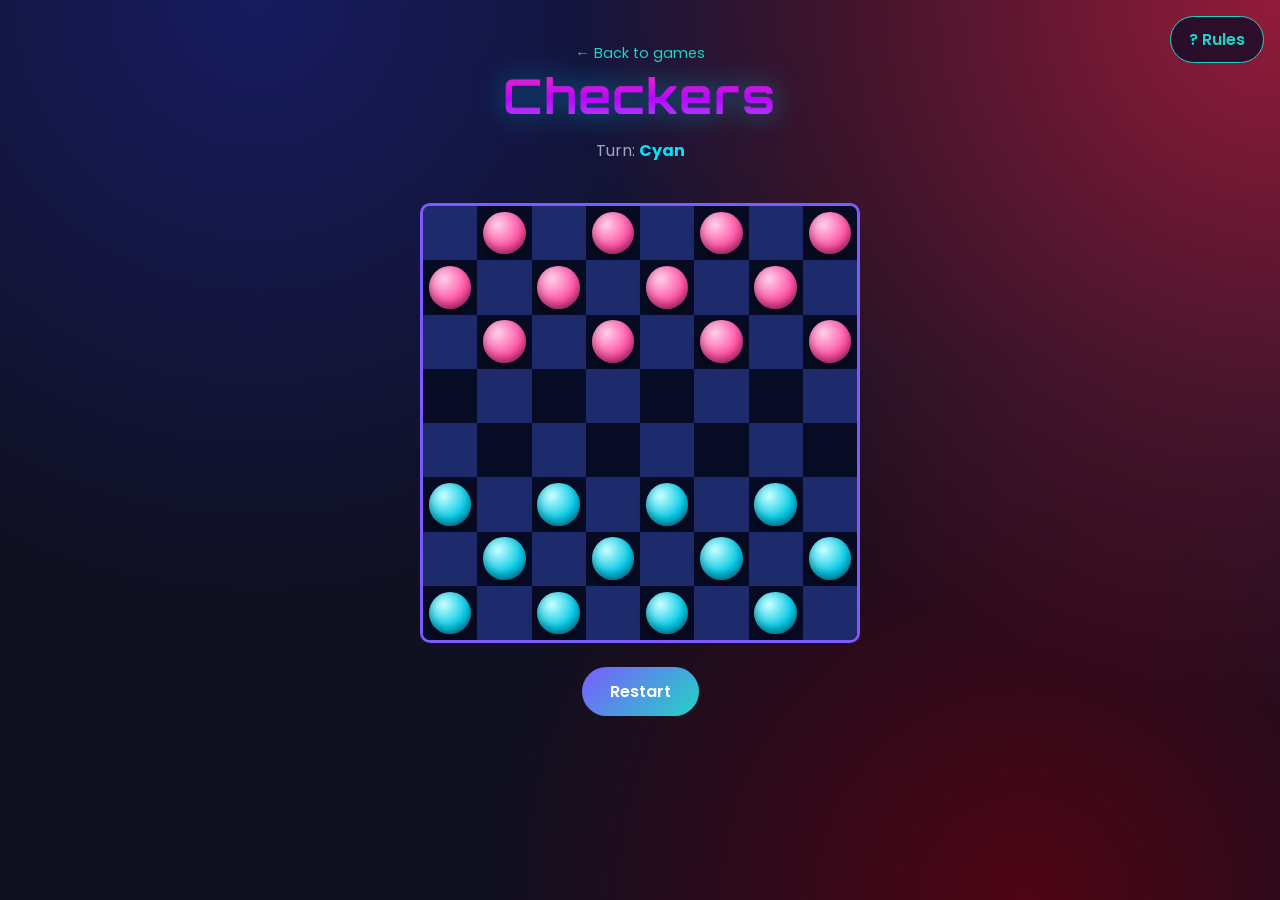
<file: checkers.html>
<!DOCTYPE html>
<html lang="en">
<head>
  <meta charset="UTF-8">
  <meta name="viewport" content="width=device-width, initial-scale=1.0">
  <title>Checkers | MindArena</title>
  <link rel="icon" type="image/svg+xml" href="favicon.svg">
  <link href="https://fonts.googleapis.com/css2?family=Poppins:wght@400;600;700&display=swap" rel="stylesheet">
  <link rel="stylesheet" href="style.css">
</head>
<body data-game="checkers">
  <header>
    <a class="back" href="index.html">← Back to games</a>
    <h1>Check<span>ers</span></h1>
    <p class="stats">Turn: <strong id="turn" class="turn-a">Cyan</strong></p>
  </header>

  <div class="checkers" id="checkers"></div>
  <button class="btn" id="restart">Restart</button>

  <div class="modal" id="modal">
    <div class="modal-box">
      <div class="trophy">👑</div>
      <h2><span id="winner">Cyan</span> wins!</h2>
      <p>Great game.</p>
      <button class="btn" id="playAgain">Play Again</button>
      <a class="btn btn-ghost" href="index.html">Main Menu</a>
    </div>
  </div>
  <script src="checkers.js"></script>
  <script src="rules.js"></script>
</body>
</html>
</file>
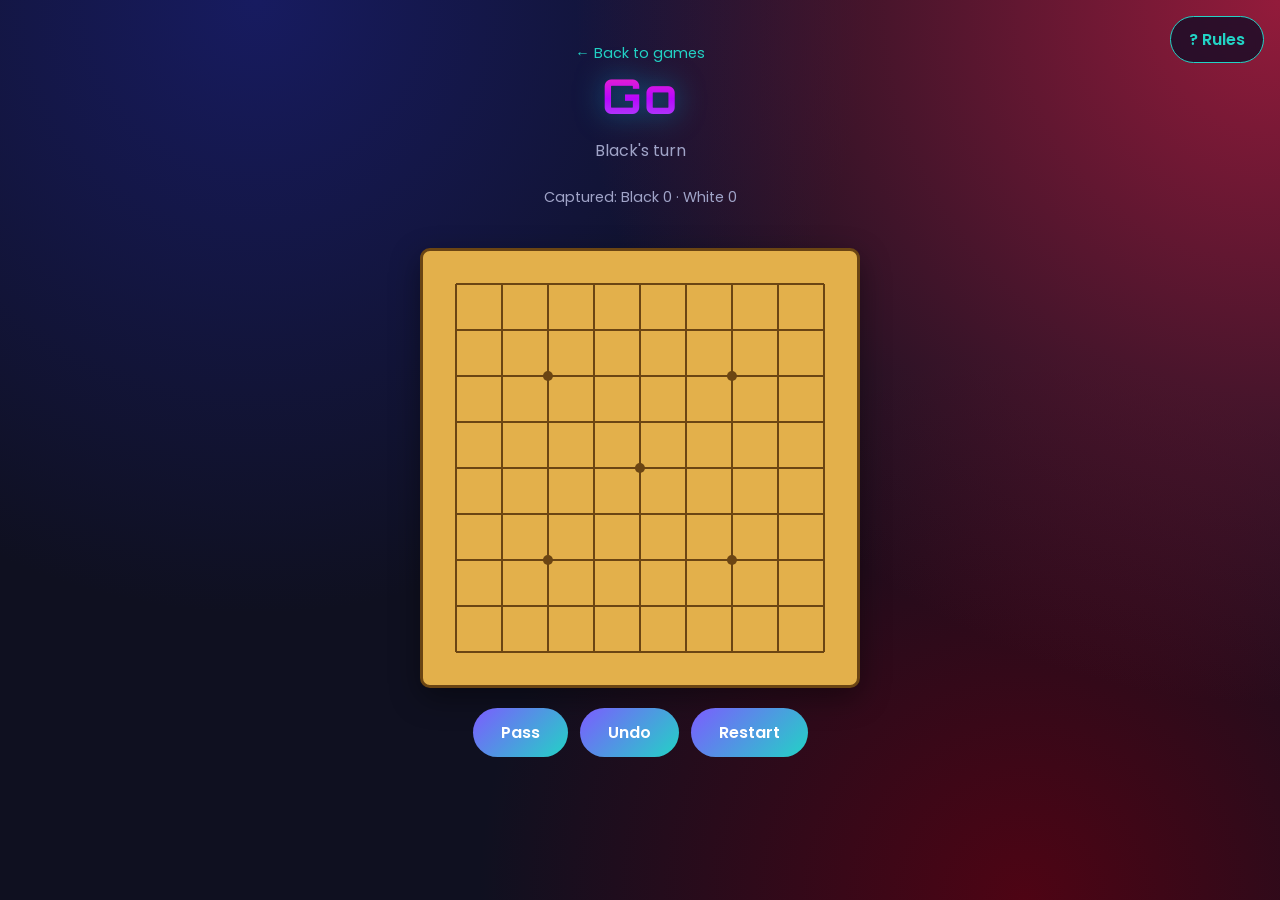
<file: go.html>
<!DOCTYPE html>
<html lang="en">
<head>
  <meta charset="UTF-8">
  <meta name="viewport" content="width=device-width, initial-scale=1.0">
  <title>Go | MindArena</title>
  <link rel="icon" type="image/svg+xml" href="favicon.svg">
  <link href="https://fonts.googleapis.com/css2?family=Poppins:wght@400;600;700&display=swap" rel="stylesheet">
  <link rel="stylesheet" href="style.css">
</head>
<body data-game="go">
  <header>
    <a class="back" href="index.html">← Back to games</a>
    <h1>G<span>o</span></h1>
    <p class="stats" id="status">Black's turn</p>
    <p id="captures">Captured: Black 0 · White 0</p>
  </header>

  <div class="goboard" id="goboard"></div>

  <div class="chess-actions">
    <button class="btn" id="pass">Pass</button>
    <button class="btn" id="undo">Undo</button>
    <button class="btn" id="restart">Restart</button>
  </div>

  <div class="modal" id="modal">
    <div class="modal-box">
      <div class="trophy">🏆</div>
      <h2 id="result">Game over</h2>
      <p id="details"></p>
      <button class="btn" id="playAgain">Play Again</button>
      <a class="btn btn-ghost" href="index.html">Main Menu</a>
    </div>
  </div>

  <script src="go.js"></script>
  <script src="rules.js"></script>
</body>
</html>
</file>
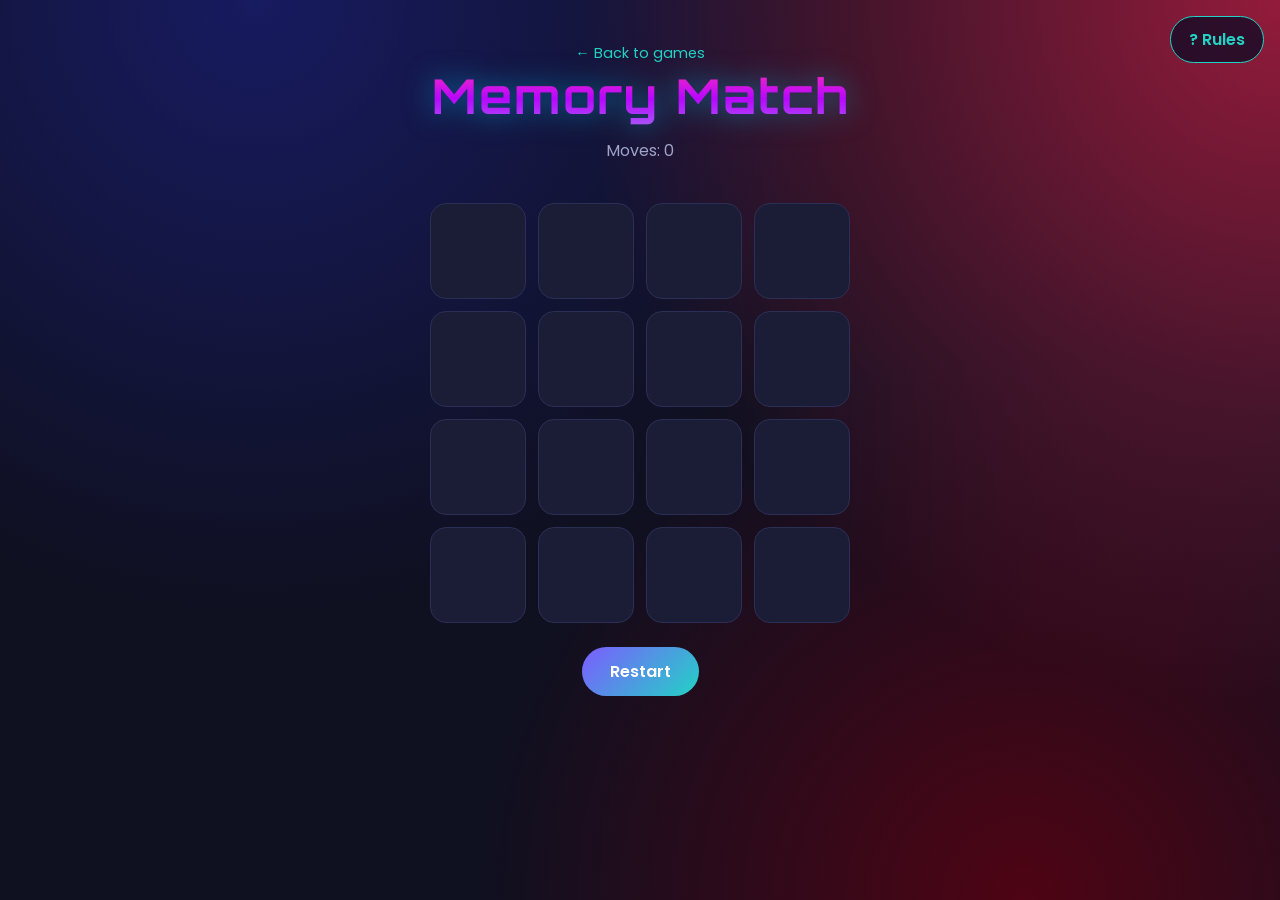
<file: memory.html>
<!DOCTYPE html>
<html lang="en">
<head>
  <meta charset="UTF-8">
  <meta name="viewport" content="width=device-width, initial-scale=1.0">
  <link rel="icon" type="image/svg+xml" href="favicon.svg">
  <title>Memory Match | MindArena</title>
  <link href="https://fonts.googleapis.com/css2?family=Poppins:wght@400;600;700&display=swap" rel="stylesheet">
  <link rel="stylesheet" href="style.css">
</head>
<body data-game="memory">
  <header>
    <a class="back" href="index.html">← Back to games</a>
    <h1>Memory <span>Match</span></h1>
    <p class="stats">Moves: <span id="moves">0</span></p>
  </header>
  <div class="board" id="board"></div>
  <button class="btn" id="restart">Restart</button>
  <div class="modal" id="modal">
  <div class="modal-box">
    <div class="trophy">🏆</div>
    <h2>You Won!</h2>
    <p>You finished in <strong id="finalMoves">0</strong> moves.</p>
    <button class="btn" id="playAgain">Play Again</button>
    <a class="btn btn-ghost" href="index.html">Main Menu</a>
  </div>
</div>
  <script src="memory.js"></script>
  <script src="rules.js"></script>
</body>
</html>
</file>
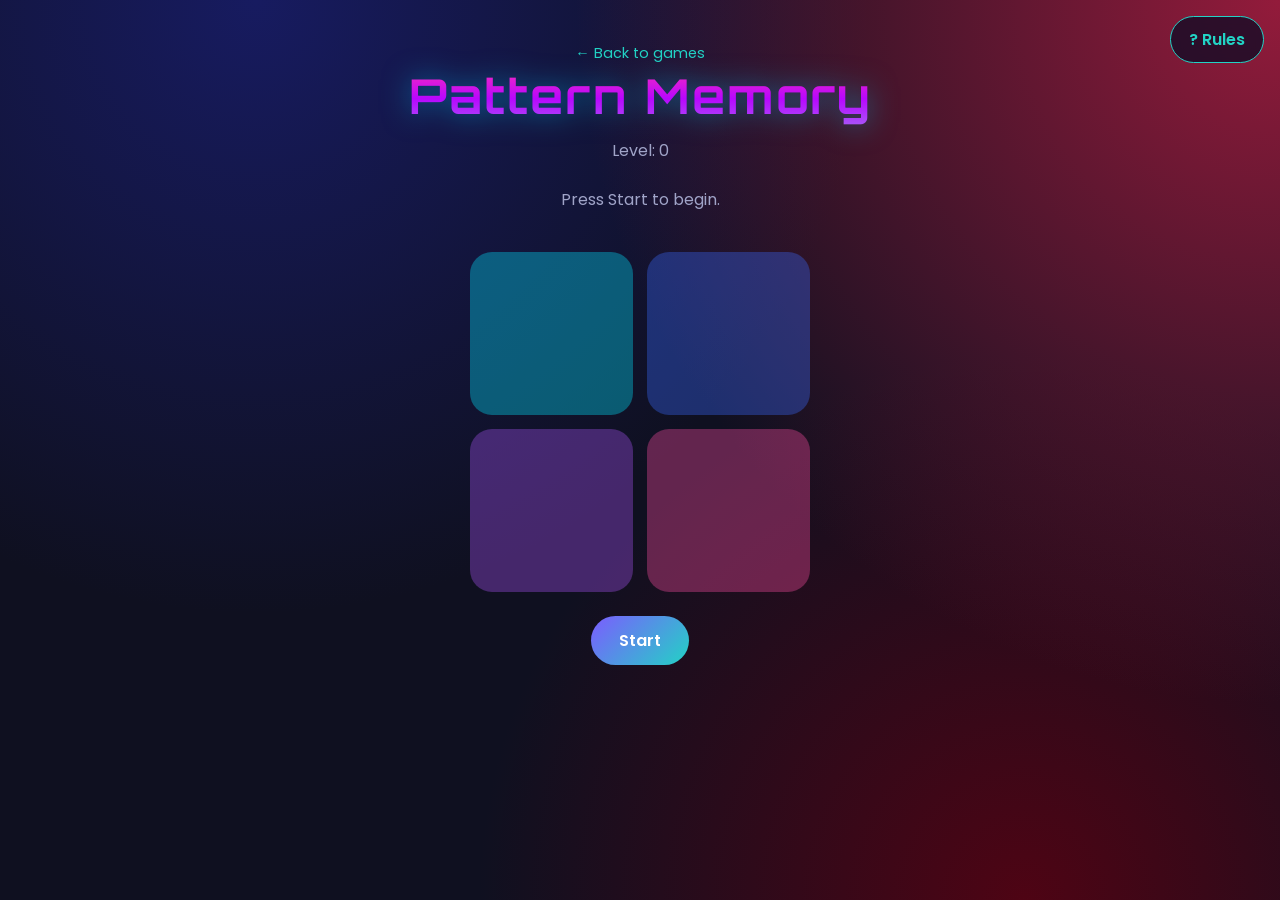
<file: pattern.html>
<!DOCTYPE html>
<html lang="en">
<head>
  <meta charset="UTF-8">
  <meta name="viewport" content="width=device-width, initial-scale=1.0">
  <title>Pattern Memory | MindArena</title>
  <link rel="icon" type="image/svg+xml" href="favicon.svg">
  <link href="https://fonts.googleapis.com/css2?family=Poppins:wght@400;600;700&display=swap" rel="stylesheet">
  <link rel="stylesheet" href="style.css">
</head>
<body data-game="pattern">
  <header>
    <a class="back" href="index.html">← Back to games</a>
    <h1>Pattern <span>Memory</span></h1>
    <p class="stats">Level: <span id="level">0</span></p>
    <p id="msg">Press Start to begin.</p>
  </header>

  <div class="pattern" id="pattern">
    <button class="pad-btn" aria-label="Cyan"></button>
    <button class="pad-btn" aria-label="Blue"></button>
    <button class="pad-btn" aria-label="Purple"></button>
    <button class="pad-btn" aria-label="Pink"></button>
  </div>
  <button class="btn" id="startBtn">Start</button>

  <div class="modal" id="modal">
    <div class="modal-box">
      <div class="trophy">🧠</div>
      <h2>Game Over</h2>
      <p>You reached level <strong id="finalLevel">0</strong>.<br>Best: <strong id="bestLevel">0</strong></p>
      <button class="btn" id="playAgain">Play Again</button>
      <a class="btn btn-ghost" href="index.html">Main Menu</a>
    </div>
  </div>
  <script src="pattern.js"></script>
  <script src="rules.js"></script>
</body>
</html>
</file>
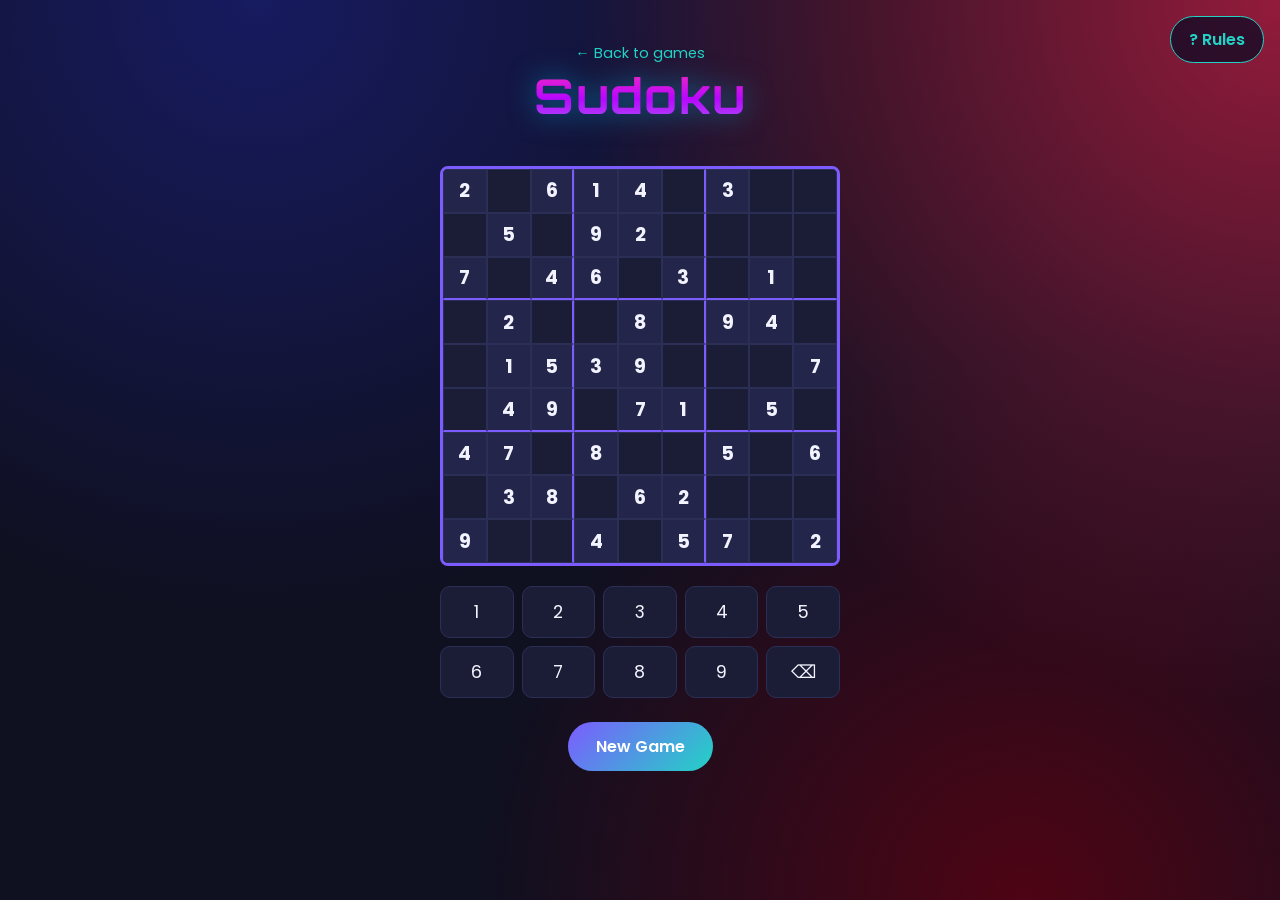
<file: sudoku.html>
<!DOCTYPE html>
<html lang="en">
<head>
  <meta charset="UTF-8">
  <meta name="viewport" content="width=device-width, initial-scale=1.0">
  <link rel="icon" type="image/svg+xml" href="favicon.svg">
  <title>Sudoku | MindArena</title>
  <link href="https://fonts.googleapis.com/css2?family=Poppins:wght@400;600;700&display=swap" rel="stylesheet">
  <link rel="stylesheet" href="style.css">
</head>
<body data-game="sudoku">
  <header>
    <a class="back" href="index.html">← Back to games</a>
    <h1>Su<span>doku</span></h1>
  </header>
  <div class="sudoku" id="sudoku"></div>
  <div class="pad" id="pad"></div>
  <button class="btn" id="newGame">New Game</button>

  <div class="modal" id="modal">
    <div class="modal-box">
      <div class="trophy">🧠</div>
      <h2>Solved!</h2>
      <p>Great logic. You completed the puzzle.</p>
      <button class="btn" id="playAgain">New Puzzle</button>
      <a class="btn btn-ghost" href="index.html">Main Menu</a>
    </div>
  </div>
  <script src="sudoku.js"></script>
  <script src="rules.js"></script>
</body>
</html>
</file>
<file: style.css>
@import url('https://fonts.googleapis.com/css2?family=Orbitron:wght@700;900&display=swap');
:root {
  --bg: #0f1020;
  --card: #1b1d36;
  --text: #f2f3ff;
  --muted: #a0a4c8;
  --accent: #7c5cff;
  --accent2: #22d3c5;
}

* { box-sizing: border-box; margin: 0; }

body {
  font-family: 'Poppins', sans-serif;
  background: radial-gradient(circle at top, #1d1f4a, var(--bg));
  color: var(--text);
  min-height: 100vh;
  padding: 40px 20px;
}

header { text-align: center; margin-bottom: 40px; }
h1 { font-size: 3rem; }
h1 span { color: var(--accent2); }
header p { color: var(--muted); margin-top: 8px; }

.grid {
  max-width: 900px;
  margin: auto;
  display: grid;
  grid-template-columns: repeat(auto-fit, minmax(240px, 1fr));
  gap: 20px;
}

.card {
  background: var(--card);
  border-radius: 20px;
  padding: 28px;
  text-decoration: none;
  color: inherit;
  border: 1px solid #2c2f55;
  transition: transform 0.2s, border-color 0.2s;
}
.card:hover { transform: translateY(-6px); border-color: var(--accent); }
.icon { font-size: 2.5rem; }
.card h2 { margin: 12px 0 6px; }
.card p { color: var(--muted); font-size: 0.9rem; }
.soon { opacity: 0.55; }
.back { color: var(--accent2); text-decoration: none; font-size: 0.9rem; }
.stats { margin: 12px 0 24px; }
.board { max-width: 420px; margin: auto; display: grid; grid-template-columns: repeat(4, 1fr); gap: 12px; }
.tile { aspect-ratio: 1; font-size: 2.2rem; border-radius: 16px; background: var(--card); border: 1px solid #2c2f55; color: inherit; cursor: pointer; transition: transform 0.2s, background 0.2s; }
.tile:hover { transform: scale(1.05); }
.tile.open { background: var(--accent); }
.tile.done { background: var(--accent2); cursor: default; }
.btn { display: block; margin: 24px auto 0; padding: 12px 28px; border: none; border-radius: 999px; background: var(--accent); color: white; font: inherit; font-weight: 600; cursor: pointer; }
.modal {
  display: none;
  position: fixed;
  inset: 0;
  background: rgba(10, 11, 30, 0.75);
  backdrop-filter: blur(4px);
  align-items: center;
  justify-content: center;
  z-index: 10;
}
.modal.show { display: flex; }
.modal-box {
  background: var(--card);
  border: 1px solid var(--accent);
  border-radius: 24px;
  padding: 36px 40px;
  text-align: center;
  max-width: 320px;
  animation: pop 0.3s ease;
}
.trophy { font-size: 3.5rem; }
.modal-box h2 { margin: 10px 0 6px; color: var(--accent2); }
.modal-box p { color: var(--muted); }
@keyframes pop {
  from { transform: scale(0.7); opacity: 0; }
  to { transform: scale(1); opacity: 1; }
}
.btn-ghost {
  background: transparent;
  border: 2px solid var(--accent2);
  color: var(--accent2);
  text-decoration: none;
  margin-top: 12px;
  width: fit-content;
}
.btn-ghost:hover { background: var(--accent2); color: var(--bg); }
.board2048 { max-width: 380px; margin: auto; display: grid; grid-template-columns: repeat(4, 1fr); gap: 10px; background: #14162d; padding: 10px; border-radius: 16px; touch-action: none; }
.cell { aspect-ratio: 1; border-radius: 12px; display: flex; align-items: center; justify-content: center; font-weight: 700; font-size: 1.6rem; background: var(--card); transition: background 0.15s; }
.v2 { background: #3b3f73; } .v4 { background: #4b50a0; } .v8 { background: #6a4cff; }
.v16 { background: #7c5cff; } .v32 { background: #a855f7; } .v64 { background: #d946ef; }
.v128, .v256, .v512, .v1024, .v2048 { background: var(--accent2); color: var(--bg); }
.sudoku { max-width: 400px; margin: auto; display: grid; grid-template-columns: repeat(9, 1fr); border: 3px solid var(--accent); border-radius: 8px; overflow: hidden; background: var(--card); }
.sc { aspect-ratio: 1; display: flex; align-items: center; justify-content: center; font-size: 1.2rem; border: 1px solid #2c2f55; cursor: pointer; user-select: none; }
.sc.given { font-weight: 700; background: #23264a; }
.sc:not(.given) { color: var(--accent2); }
.sc.bR { border-right: 2px solid var(--accent); }
.sc.bB { border-bottom: 2px solid var(--accent); }
.sc.same { background: #3b3f73; }
.sc.sel { background: var(--accent); color: white; }
.sc.bad { color: #ff6b6b !important; }
.pad { max-width: 400px; margin: 20px auto 0; display: grid; grid-template-columns: repeat(5, 1fr); gap: 8px; }
.pad button { padding: 12px 0; border-radius: 10px; background: var(--card); color: var(--text); border: 1px solid #2c2f55; font: inherit; font-size: 1.1rem; cursor: pointer; }
.pad button:hover { background: var(--accent); }

h1 {
  font-family: 'Orbitron', sans-serif;
  font-size: clamp(2rem, 8vw, 3rem);
  letter-spacing: 2px;
  text-shadow: 0 0 24px rgba(34, 211, 197, 0.45);
}

.logo {
  width: 72px;
  margin-bottom: 10px;
  filter: drop-shadow(0 0 18px rgba(124, 92, 255, 0.7));
  animation: float 3s ease-in-out infinite;
}
@keyframes float {
  0%, 100% { transform: translateY(0); }
  50% { transform: translateY(-8px); }
}

body {
  background:
    radial-gradient(circle at 100% 0%, #931b3b 0%, transparent 45%),
    radial-gradient(circle at 20% 0%, #171b60 0%, transparent 45%),
    radial-gradient(circle at 80% 100%, #4e0414 0%, transparent 40%),
    var(--bg);
  background-attachment: fixed;
}

.card {
  background: rgba(27, 29, 54, 0.65);
  backdrop-filter: blur(8px);
  animation: fadeUp 0.5s ease both;
}
.card:nth-child(2) { animation-delay: 0.08s; }
.card:nth-child(3) { animation-delay: 0.16s; }
.card:nth-child(4) { animation-delay: 0.24s; }
.card:nth-child(5) { animation-delay: 0.32s; }
.card:hover { box-shadow: 0 12px 32px rgba(124, 92, 255, 0.35); }
@keyframes fadeUp {
  from { opacity: 0; transform: translateY(20px); }
  to { opacity: 1; transform: translateY(0); }
}

.icon {
  display: inline-flex;
  width: 64px;
  height: 64px;
  align-items: center;
  justify-content: center;
  border-radius: 18px;
  background: linear-gradient(135deg, rgba(124, 92, 255, 0.35), rgba(34, 211, 197, 0.25));
}

.btn:not(.btn-ghost) {
  background: linear-gradient(135deg, var(--accent), var(--accent2));
  transition: transform 0.2s, box-shadow 0.2s;
}
.btn:not(.btn-ghost):hover {
  transform: translateY(-2px);
  box-shadow: 0 8px 20px rgba(124, 92, 255, 0.4);
}
h1 {
  font-family: 'Orbitron', sans-serif;
  font-size: clamp(2rem, 8vw, 3rem);
  letter-spacing: 2px;
  text-shadow: none;
  background: linear-gradient(to top, #0ea5b7 0%, #5ef2e2 55%, #e6fffb 100%);
  -webkit-background-clip: text;
  background-clip: text;
  color: transparent;
  filter: drop-shadow(0 0 14px rgba(34, 211, 197, 0.55));
}
h1 span { color: transparent; }

.brand {
  display: flex;
  align-items: center;
  justify-content: center;
  gap: 14px;
  flex-wrap: wrap;
}
.logo {
  width: 64px;
  height: 64px;
  margin: 0;
  animation: none;
  filter: drop-shadow(0 0 14px rgba(34, 211, 197, 0.5));
}
h1 {
  background: linear-gradient(to top, #a855f7 0%, #b806fe 45%, #ff2fb6 100%);
  -webkit-background-clip: text;
  background-clip: text;
  color: transparent;
  filter: drop-shadow(0 0 14px rgba(0, 200, 255, 0.5));
}

.logo {
  width: 76px;
  height: 76px;
  filter: drop-shadow(0 0 16px rgba(0, 200, 255, 0.5));
}

.icon {
  background: rgba(7, 11, 36, 0.7);
  border: 1px solid rgba(0, 229, 255, 0.35);
}
.icon img { width: 40px; height: 40px; }
.grid { max-width: 980px; }

.card {
  position: relative;
  display: block;
  overflow: hidden;
  padding: 0;
  aspect-ratio: 4 / 3;
  backdrop-filter: none;
}
.thumb {
  position: absolute;
  inset: 0;
  width: 100%;
  height: 100%;
  object-fit: cover;
  display: block;
  transition: transform 0.4s;
}
.card:hover .thumb { transform: scale(1.06); }

.info {
  position: absolute;
  left: 0;
  right: 0;
  bottom: 0;
  padding: 14px 18px;
  background: rgba(7, 11, 36, 0.55);
  backdrop-filter: blur(10px);
  -webkit-backdrop-filter: blur(10px);
  border-top: 1px solid rgba(0, 229, 255, 0.3);
}
.info h2 { margin: 0 0 2px; font-size: 1.15rem; color: #fff; }
.info p { margin: 0; font-size: 0.85rem; color: #d6e4ff; }

.card.soon { opacity: 1; }
.card.soon .thumb { filter: saturate(0.6) brightness(0.85); }
#msg { color: var(--muted); margin-top: 6px; min-height: 1.5em; }
.pattern { max-width: 340px; margin: 20px auto; display: grid; grid-template-columns: 1fr 1fr; gap: 14px; }
.pad-btn { aspect-ratio: 1; border: none; border-radius: 22px; cursor: pointer; opacity: 0.35; transition: opacity 0.15s, transform 0.15s, box-shadow 0.15s; }
.pad-btn:nth-child(1) { background: #00e5ff; }
.pad-btn:nth-child(2) { background: #3a6bff; }
.pad-btn:nth-child(3) { background: #a855f7; }
.pad-btn:nth-child(4) { background: #ff4fa3; }
.pad-btn:hover { opacity: 0.6; }
.pad-btn.lit { opacity: 1; transform: scale(1.04); box-shadow: 0 0 40px 6px rgba(255, 255, 255, 0.5); }
.turn-a { color: #00e5ff; }
.turn-b { color: #ff4fa3; }

.checkers { max-width: 440px; margin: 20px auto; display: grid; grid-template-columns: repeat(8, 1fr); border: 3px solid var(--accent); border-radius: 10px; overflow: hidden; }
.sq { aspect-ratio: 1; display: flex; align-items: center; justify-content: center; }
.sq.light { background: #1d2a6b; }
.sq.dark { background: #070b24; }
.sq.dest { cursor: pointer; }
.sq.dest::after { content: ''; width: 28%; height: 28%; border-radius: 50%; background: rgba(0, 229, 255, 0.75); box-shadow: 0 0 12px #00e5ff; }
.piece { width: 78%; height: 78%; border-radius: 50%; display: flex; align-items: center; justify-content: center; font-size: 1.3rem; color: #07102e; cursor: pointer; box-shadow: inset 0 -4px 8px rgba(0, 0, 0, 0.35), 0 4px 10px rgba(0, 0, 0, 0.5); transition: transform 0.15s; }
.piece.pa { background: radial-gradient(circle at 35% 30%, #c9ffff, #00c8e6 60%, #0079a8); }
.piece.pb { background: radial-gradient(circle at 35% 30%, #ffd0ea, #ff4fa3 60%, #b0206b); }
.piece.sel { transform: scale(1.1); outline: 3px solid #fff; }
.info {
  top: 0;
  bottom: auto;
  padding: 14px 18px 40px;
  background: linear-gradient(to bottom, rgba(5, 8, 30, 0.85), rgba(5, 8, 30, 0));
  backdrop-filter: none;
  -webkit-backdrop-filter: none;
  border-top: none;
}
.info h2,
.info p { text-shadow: 0 2px 8px rgba(0, 0, 0, 0.7); }

.card.soon .thumb { filter: none; }
.rules-btn {
  position: fixed;
  top: 16px;
  right: 16px;
  z-index: 5;
  padding: 10px 18px;
  border-radius: 999px;
  border: 1px solid var(--accent2);
  background: rgba(7, 11, 36, 0.7);
  backdrop-filter: blur(6px);
  color: var(--accent2);
  font: inherit;
  font-weight: 600;
  cursor: pointer;
  transition: background 0.2s, color 0.2s;
}
.rules-btn:hover { background: var(--accent2); color: var(--bg); }

.rules-box { text-align: left; max-width: 380px; max-height: 80vh; overflow-y: auto; }
.rules-box h2 { text-align: center; margin-bottom: 12px; }
.rules-box ol { padding-left: 20px; line-height: 1.6; }
.rules-box li { margin-bottom: 8px; font-size: 0.95rem; color: var(--text); }
.chessboard { max-width: 480px; margin: 16px auto; display: grid; grid-template-columns: repeat(8, 1fr); border: 3px solid var(--accent); border-radius: 10px; overflow: hidden; box-shadow: 0 10px 30px rgba(0, 0, 0, 0.4); }
.csq { aspect-ratio: 1; display: flex; align-items: center; justify-content: center; position: relative; cursor: pointer; user-select: none; }
.csq.light { background: #f2f2f2; }
.csq.dark { background: #2b2b2b; }
.csq.last { box-shadow: inset 0 0 0 100px rgba(255, 210, 63, 0.35); }
.csq.sel { box-shadow: inset 0 0 0 100px rgba(0, 229, 255, 0.45); }
.csq.check { box-shadow: inset 0 0 0 100px rgba(255, 60, 60, 0.6); }
.csq.dest::after { content: ''; position: absolute; width: 30%; height: 30%; border-radius: 50%; background: rgba(0, 229, 255, 0.85); box-shadow: 0 0 10px #00e5ff; }
.csq.dest.cap::after { width: 86%; height: 86%; background: transparent; border: 4px solid rgba(255, 79, 163, 0.95); box-shadow: none; }
.cp { position: relative; z-index: 1; line-height: 1; font-size: clamp(1.7rem, 8.5vw, 3rem); }
.cp.w { color: #fff7e0; text-shadow: 0 0 2px #2a1550, 0 0 2px #2a1550, 0 2px 4px rgba(0, 0, 0, 0.5); }
.cp.b { color: #1a1038; text-shadow: 0 0 2px #ffd23f, 0 0 1px #ffd23f; }
.chess-actions { display: flex; justify-content: center; gap: 12px; margin-top: 20px; }
.chess-actions .btn { margin: 0; }
.cp { width: 86%; height: 86%; display: flex; }
.pc { width: 100%; height: 100%; stroke-width: 1.5; stroke-linejoin: round; overflow: visible; }
.pc.w { fill: #ffffff; stroke: #222222; color: #222222; }
.pc.b { fill: #1a1a1a; stroke: #f2f2f2; color: #f2f2f2; }
#captures { color: var(--muted); font-size: 0.9rem; margin-top: 4px; }

.goboard { max-width: 440px; margin: 16px auto; padding: 10px; display: grid; grid-template-columns: repeat(9, 1fr); background: #e3b04b; border: 3px solid #6b4513; border-radius: 10px; box-shadow: 0 10px 30px rgba(0, 0, 0, 0.4); }
.pt { aspect-ratio: 1; position: relative; cursor: pointer; }
.pt::before { content: ''; position: absolute; left: 0; right: 0; top: 50%; height: 2px; background: #6b4513; transform: translateY(-50%); }
.pt::after { content: ''; position: absolute; top: 0; bottom: 0; left: 50%; width: 2px; background: #6b4513; transform: translateX(-50%); }
.pt.t::after { top: 50%; }
.pt.b::after { bottom: 50%; }
.pt.l::before { left: 50%; }
.pt.r::before { right: 50%; }
.hoshi { position: absolute; left: 50%; top: 50%; width: 22%; height: 22%; transform: translate(-50%, -50%); border-radius: 50%; background: #6b4513; z-index: 1; }
.stone { position: absolute; inset: 7%; border-radius: 50%; z-index: 2; box-shadow: 0 3px 6px rgba(0, 0, 0, 0.45); }
.stone.s1 { background: radial-gradient(circle at 35% 30%, #6b6b8a, #05061a); }
.stone.s2 { background: radial-gradient(circle at 35% 30%, #ffffff, #c9d3e8); }
.stone.last::after { content: ''; position: absolute; inset: 36%; border-radius: 50%; background: #ff4fa3; }
</file>
